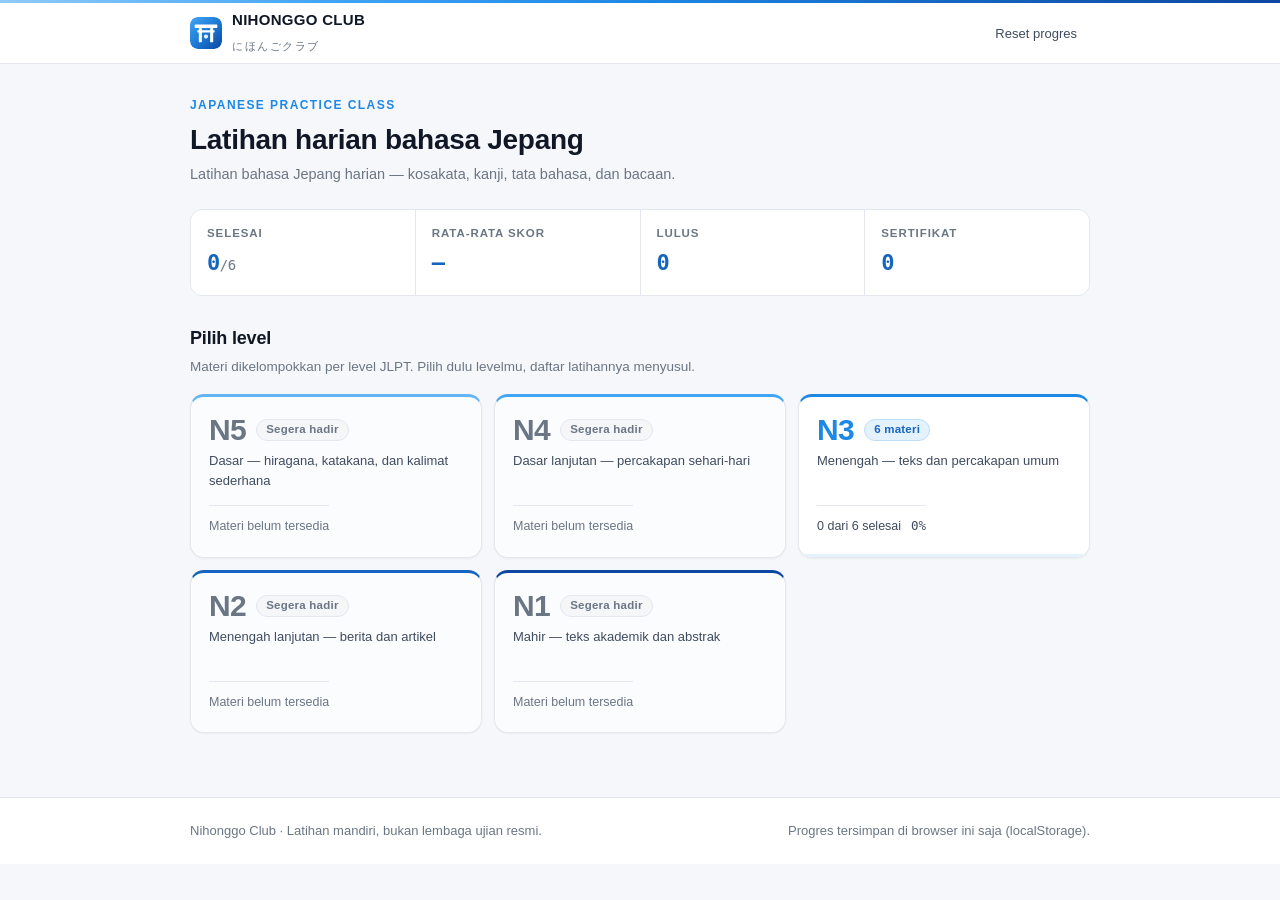
<file: index.html>
<!DOCTYPE html>
<html lang="id">
<head>
<meta charset="UTF-8">
<meta http-equiv="Content-Security-Policy" content="default-src 'self'; script-src 'self'; style-src 'self' 'unsafe-inline' https://fonts.googleapis.com; font-src 'self' https://fonts.gstatic.com; img-src 'self' data:; object-src 'none'; frame-src 'none';">
<script src="js/proctor.js"></script>
<meta name="viewport" content="width=device-width, initial-scale=1">
<title>Nihonggo Club — Latihan Bahasa Jepang</title>
<meta name="description" content="Kumpulan latihan bahasa Jepang harian: kosakata, kanji, tata bahasa, dan bacaan. Kerjakan, lihat hasil, cetak soal, dan unduh sertifikat.">
<link rel="icon" href="assets/logo.svg">
<link rel="preconnect" href="https://fonts.googleapis.com">
<link rel="preconnect" href="https://fonts.gstatic.com" crossorigin>
<link href="https://fonts.googleapis.com/css2?family=Noto+Sans+JP:wght@400;500;700&display=swap" rel="stylesheet">
<link rel="stylesheet" href="css/style.css">
<link rel="stylesheet" href="css/home.css">
</head>
<body>
<div class="accent-bar"></div>

<header class="site-header">
  <div class="container site-header__inner">
    <a class="brand" href="./">
      <img src="assets/logo.svg" alt="">
      <span>
        <span class="brand__name">NIHONGGO CLUB</span><br>
        <span class="brand__jp">にほんごクラブ</span>
      </span>
    </a>
    <nav class="site-nav">
      <button type="button" class="btn btn--ghost btn--sm" id="resetProgress">Reset progres</button>
    </nav>
  </div>
</header>

<main class="site-main">
  <div class="container">

    <section class="hero">
      <p class="page-head__eyebrow">Japanese Practice Class</p>
      <h1 class="hero__title">Latihan harian bahasa Jepang</h1>
      <p class="hero__sub" id="tagline">Kosakata, kanji, tata bahasa, dan bacaan — dikerjakan langsung di browser.</p>
    </section>

    <div class="level-tabs" id="levelTabs" hidden></div>

    <section class="stats" id="stats" hidden>
      <div class="stat">
        <div class="stat__label" id="statLabel">Selesai</div>
        <div class="stat__value" id="statDone">0<span class="stat__unit" id="statTotal">/0</span></div>
      </div>
      <div class="stat">
        <div class="stat__label">Rata-rata skor</div>
        <div class="stat__value" id="statAvg">—</div>
      </div>
      <div class="stat">
        <div class="stat__label">Lulus</div>
        <div class="stat__value" id="statPass">0</div>
      </div>
      <div class="stat">
        <div class="stat__label">Sertifikat</div>
        <div class="stat__value" id="statCert">0</div>
      </div>
    </section>

    <div id="app">
      <p class="skeleton-note">Memuat daftar materi…</p>
    </div>

  </div>
</main>

<footer class="site-footer">
  <div class="container site-footer__inner">
    <span>Nihonggo Club · Latihan mandiri, bukan lembaga ujian resmi.</span>
    <span>Progres tersimpan di browser ini saja (localStorage).</span>
  </div>
</footer>

<script src="js/common.js"></script>
<script src="js/app.js"></script>
</body>
</html>
</file>
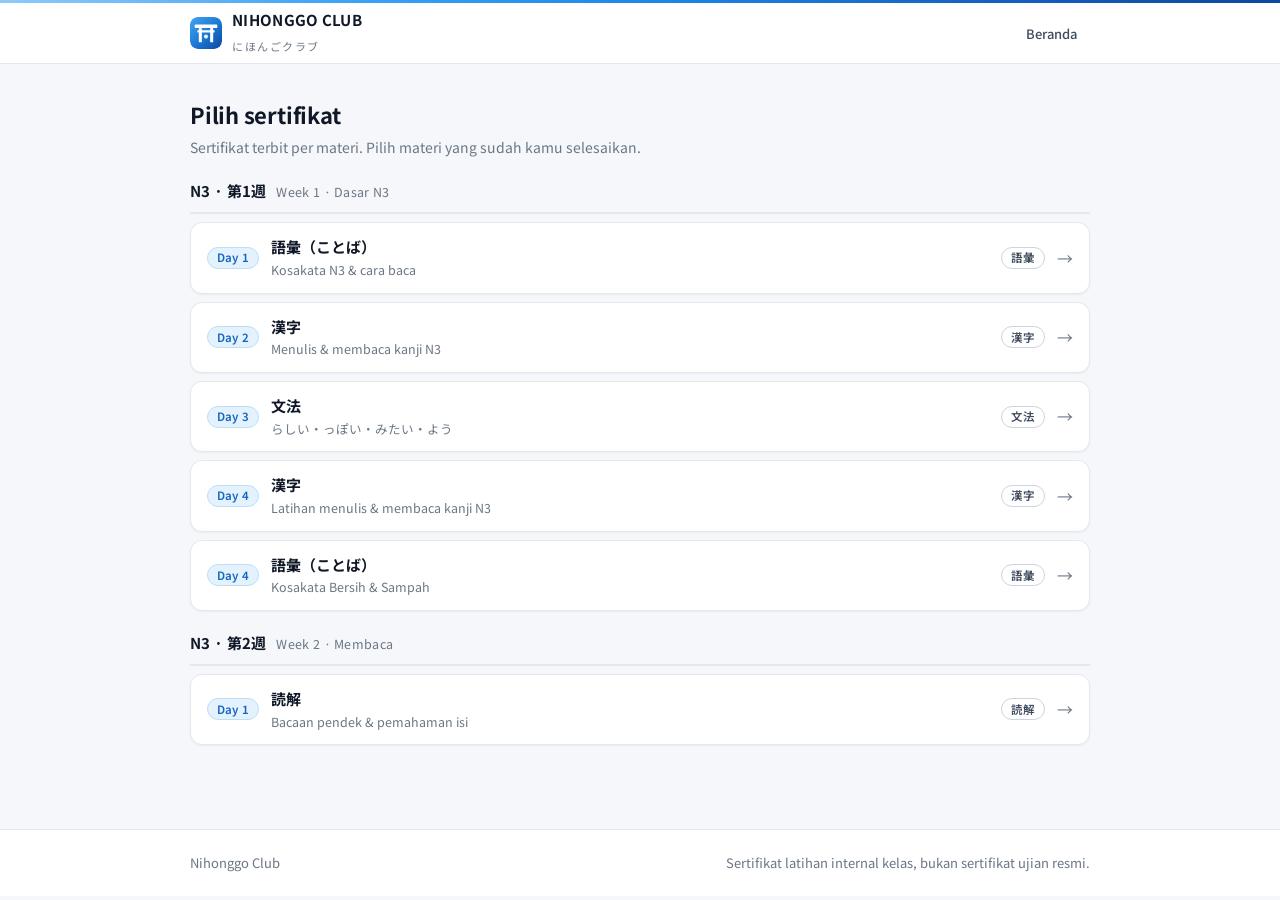
<file: certificate.html>
<!DOCTYPE html>
<html lang="id">
<head>
<meta charset="UTF-8">
<meta name="viewport" content="width=device-width, initial-scale=1">
<title>Sertifikat — Nihonggo Club</title>
<link rel="icon" href="assets/logo.svg">
<link rel="preconnect" href="https://fonts.googleapis.com">
<link rel="preconnect" href="https://fonts.gstatic.com" crossorigin>
<link href="https://fonts.googleapis.com/css2?family=Noto+Sans+JP:wght@400;500;700&family=Noto+Serif+JP:wght@600;700&display=swap" rel="stylesheet">
<link rel="stylesheet" href="css/style.css">
<link rel="stylesheet" href="css/certificate.css">
</head>
<body>
<div class="accent-bar"></div>

<header class="site-header">
  <div class="container site-header__inner">
    <a class="brand" href="./">
      <img src="assets/logo.svg" alt="">
      <span>
        <span class="brand__name">NIHONGGO CLUB</span><br>
        <span class="brand__jp">にほんごクラブ</span>
      </span>
    </a>
    <nav class="site-nav">
      <a class="btn btn--ghost btn--sm" href="./">Beranda</a>
    </nav>
  </div>
</header>

<main class="site-main">
  <div class="container">
    <div id="app">
      <p class="skeleton-note">Menyiapkan sertifikat…</p>
    </div>
  </div>
</main>

<footer class="site-footer">
  <div class="container site-footer__inner">
    <span>Nihonggo Club</span>
    <span>Sertifikat latihan internal kelas, bukan sertifikat ujian resmi.</span>
  </div>
</footer>

<script src="js/common.js"></script>
<script src="js/certificate.js"></script>
</body>
</html>
</file>
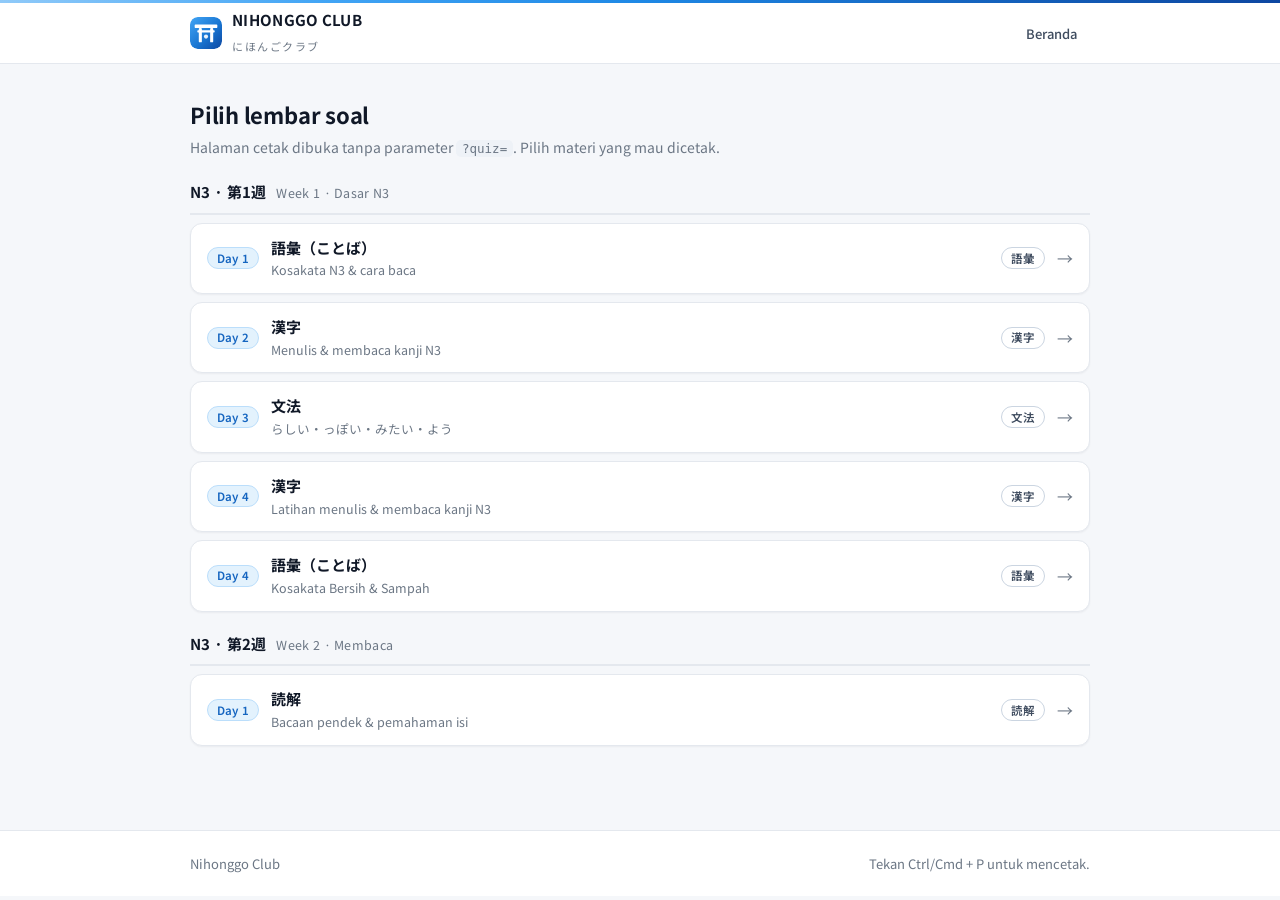
<file: print.html>
<!DOCTYPE html>
<html lang="id">
<head>
<meta charset="UTF-8">
<meta name="viewport" content="width=device-width, initial-scale=1">
<title>Lembar Soal — Nihonggo Club</title>
<link rel="icon" href="assets/logo.svg">
<link rel="preconnect" href="https://fonts.googleapis.com">
<link rel="preconnect" href="https://fonts.gstatic.com" crossorigin>
<link href="https://fonts.googleapis.com/css2?family=Noto+Sans+JP:wght@400;500;700&display=swap" rel="stylesheet">
<link rel="stylesheet" href="css/style.css">
<link rel="stylesheet" href="css/print.css">
</head>
<body>
<div class="accent-bar"></div>

<header class="site-header">
  <div class="container site-header__inner">
    <a class="brand" href="./">
      <img src="assets/logo.svg" alt="">
      <span>
        <span class="brand__name">NIHONGGO CLUB</span><br>
        <span class="brand__jp">にほんごクラブ</span>
      </span>
    </a>
    <nav class="site-nav">
      <a class="btn btn--ghost btn--sm" href="./">Beranda</a>
    </nav>
  </div>
</header>

<main class="site-main">
  <div class="container">
    <div id="app">
      <p class="skeleton-note">Menyiapkan lembar soal…</p>
    </div>
  </div>
</main>

<footer class="site-footer">
  <div class="container site-footer__inner">
    <span>Nihonggo Club</span>
    <span>Tekan Ctrl/Cmd + P untuk mencetak.</span>
  </div>
</footer>

<script src="js/common.js"></script>
<script src="js/print.js"></script>
</body>
</html>
</file>
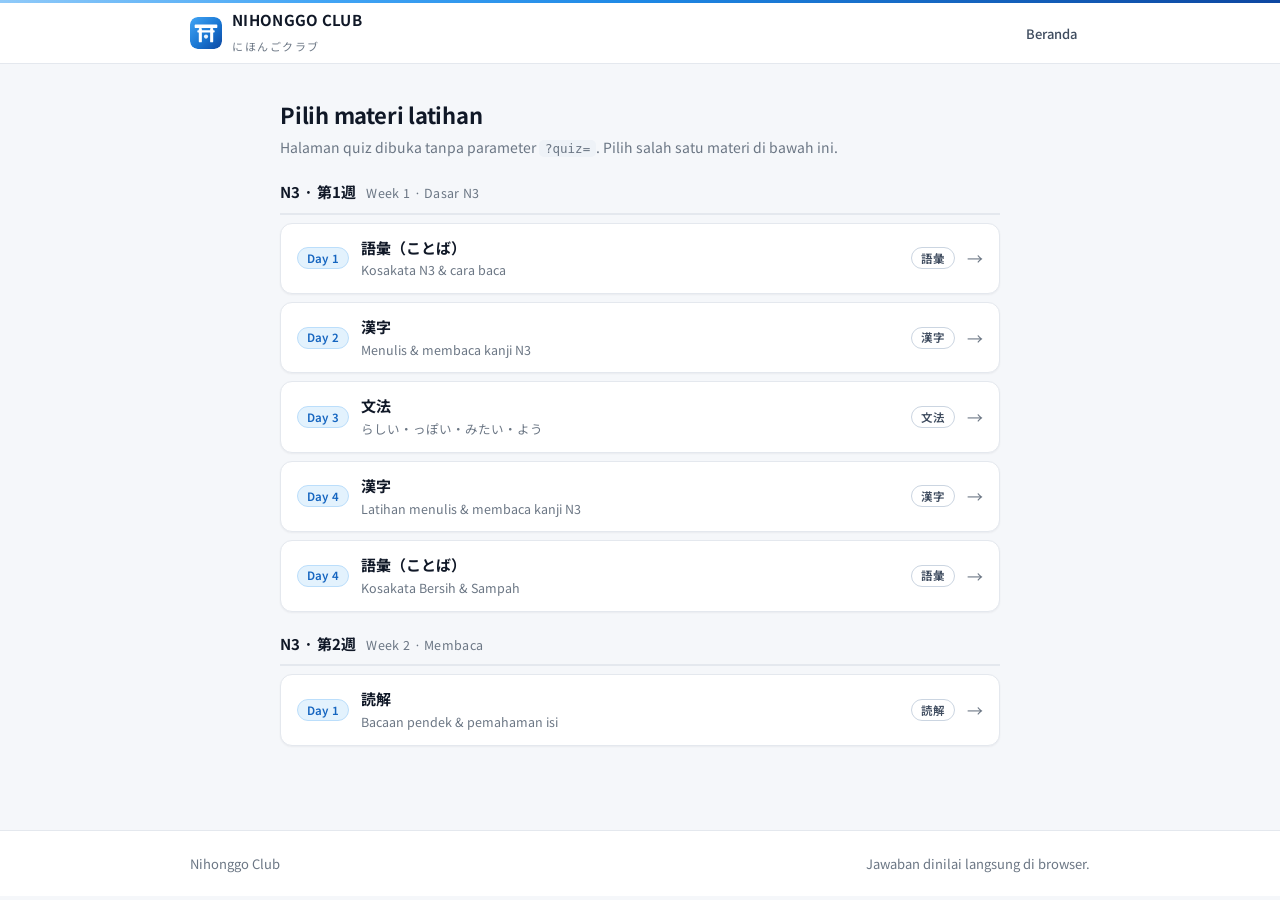
<file: quiz.html>
<!DOCTYPE html>
<html lang="id">
<head>
<meta charset="UTF-8">
<meta name="viewport" content="width=device-width, initial-scale=1">
<title>Quiz — Nihonggo Club</title>
<link rel="icon" href="assets/logo.svg">
<link rel="preconnect" href="https://fonts.googleapis.com">
<link rel="preconnect" href="https://fonts.gstatic.com" crossorigin>
<link href="https://fonts.googleapis.com/css2?family=Noto+Sans+JP:wght@400;500;700&display=swap" rel="stylesheet">
<link rel="stylesheet" href="css/style.css">
<link rel="stylesheet" href="css/quiz.css">
</head>
<body>
<div class="accent-bar"></div>

<header class="site-header">
  <div class="container site-header__inner">
    <a class="brand" href="./">
      <img src="assets/logo.svg" alt="">
      <span>
        <span class="brand__name">NIHONGGO CLUB</span><br>
        <span class="brand__jp">にほんごクラブ</span>
      </span>
    </a>
    <nav class="site-nav">
      <a class="btn btn--ghost btn--sm" href="./">Beranda</a>
      <a class="btn btn--outline btn--sm" id="printLink" href="print">Cetak soal</a>
    </nav>
  </div>
</header>

<main class="site-main">
  <div class="container container-narrow">
    <div id="app">
      <p class="skeleton-note">Memuat soal…</p>
    </div>
  </div>
</main>

<footer class="site-footer">
  <div class="container site-footer__inner">
    <span>Nihonggo Club</span>
    <span>Jawaban dinilai langsung di browser.</span>
  </div>
</footer>

<!-- Lapisan jeda ujian -->
<div class="exam-overlay" id="examOverlay" hidden>
  <div class="exam-overlay__card">
    <div class="exam-overlay__icon">
      <svg viewBox="0 0 24 24" fill="none" stroke="currentColor" stroke-width="2" stroke-linecap="round" stroke-linejoin="round" aria-hidden="true">
        <path d="M8 3H5a2 2 0 0 0-2 2v3M16 3h3a2 2 0 0 1 2 2v3M8 21H5a2 2 0 0 1-2-2v-3M16 21h3a2 2 0 0 0 2-2v-3"/>
      </svg>
    </div>
    <h2 id="examTitle">Ujian dijeda</h2>
    <p id="examDesc">Kembali ke layar penuh untuk melanjutkan.</p>
    <ul class="exam-log" id="examLog"></ul>
    <div class="btn-row" style="justify-content:center">
      <button type="button" class="btn btn--primary btn--lg" id="examResume">Kembali ke layar penuh</button>
      <button type="button" class="btn btn--ghost" id="examQuit">Keluar dari ujian</button>
    </div>
  </div>
</div>

<div class="exam-print-block">Lembar ujian tidak dapat dicetak selama mode ujian berjalan.</div>

<script src="js/common.js"></script>
<script src="js/proctor.js"></script>
<script src="js/quiz.js"></script>
</body>
</html>
</file>
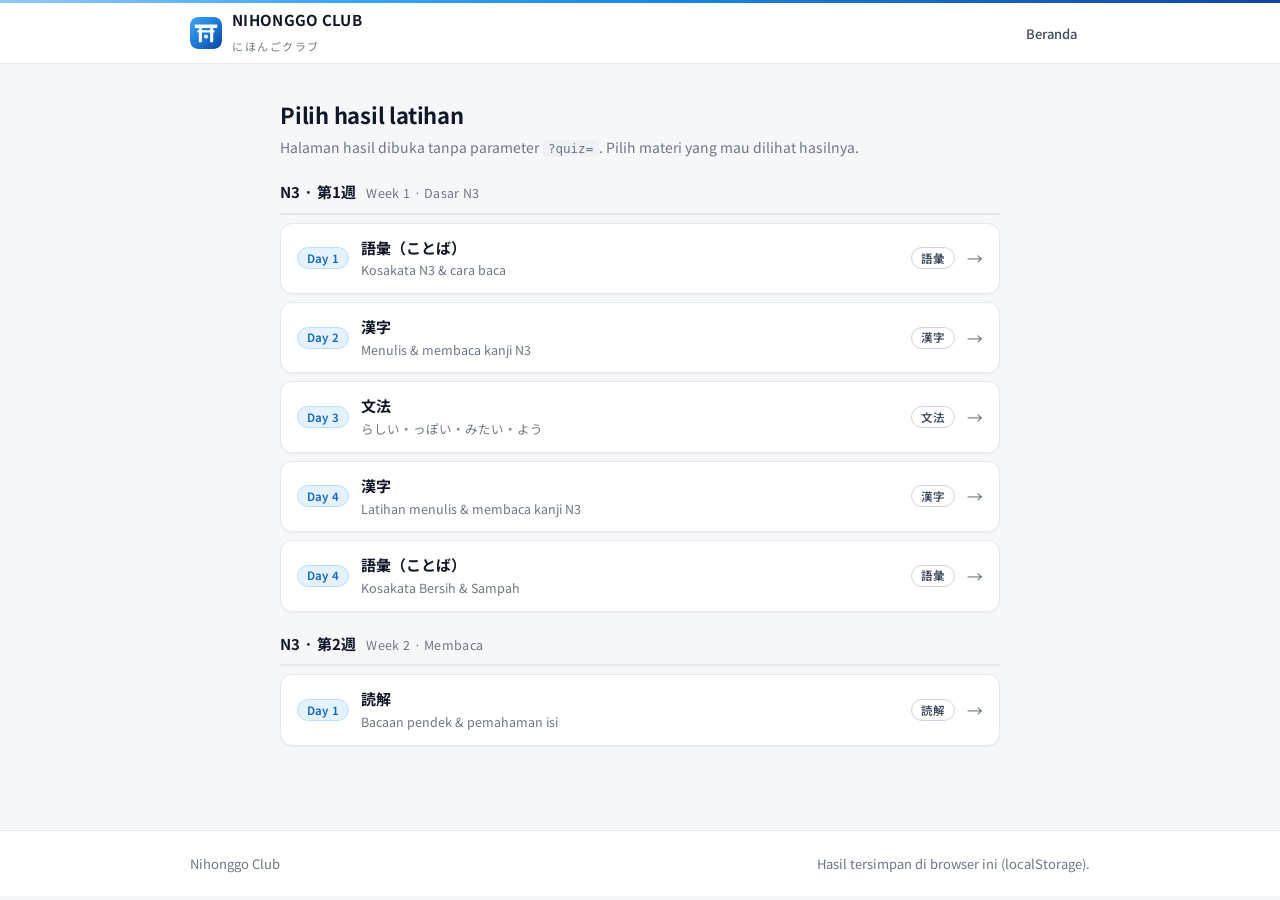
<file: result.html>
<!DOCTYPE html>
<html lang="id">
<head>
<meta charset="UTF-8">
<meta name="viewport" content="width=device-width, initial-scale=1">
<title>Hasil — Nihonggo Club</title>
<link rel="icon" href="assets/logo.svg">
<link rel="preconnect" href="https://fonts.googleapis.com">
<link rel="preconnect" href="https://fonts.gstatic.com" crossorigin>
<link href="https://fonts.googleapis.com/css2?family=Noto+Sans+JP:wght@400;500;700&display=swap" rel="stylesheet">
<link rel="stylesheet" href="css/style.css">
<link rel="stylesheet" href="css/result.css">
</head>
<body>
<div class="accent-bar"></div>

<header class="site-header">
  <div class="container site-header__inner">
    <a class="brand" href="./">
      <img src="assets/logo.svg" alt="">
      <span>
        <span class="brand__name">NIHONGGO CLUB</span><br>
        <span class="brand__jp">にほんごクラブ</span>
      </span>
    </a>
    <nav class="site-nav">
      <a class="btn btn--ghost btn--sm" href="./">Beranda</a>
    </nav>
  </div>
</header>

<main class="site-main">
  <div class="container container-narrow">
    <div id="app">
      <p class="skeleton-note">Memuat hasil…</p>
    </div>
  </div>
</main>

<footer class="site-footer">
  <div class="container site-footer__inner">
    <span>Nihonggo Club</span>
    <span>Hasil tersimpan di browser ini (localStorage).</span>
  </div>
</footer>

<script src="js/common.js"></script>
<script src="js/result.js"></script>
</body>
</html>
</file>
<file: css/style.css>
/* ==========================================================================
   Nihonggo Club — base
   Tokens, layout, header/footer, cards, badges, buttons (shadcn-style)
   ========================================================================== */

/* --- Palette ------------------------------------------------------------ */
:root {
  --alice-blue: #e3f2fd;
  --icy-blue: #bbdefb;
  --sky-blue: #90caf9;
  --cool-sky: #64b5f6;
  --cool-sky-2: #42a5f5;
  --dodger-blue: #2196f3;
  --brilliant-azure: #1e88e5;
  --twitter-blue: #1976d2;
  --ocean-deep: #1565c0;
  --cobalt-blue: #0d47a1;

  --gradient-brand: linear-gradient(90deg, #90caf9, #42a5f5, #1e88e5, #1565c0, #0d47a1);

  /* Semantic */
  --primary: var(--twitter-blue);
  --primary-hover: var(--ocean-deep);
  --primary-soft: var(--alice-blue);

  --ink: #101827;
  --ink-soft: #3f4c5f;
  --muted: #6b7684;
  --line: #e4e8ee;
  --line-strong: #cbd5e1;
  --bg: #f5f7fa;
  --card: #ffffff;

  --success: #15803d;
  --success-soft: #edfaf1;
  --success-line: #bbe6c9;
  --danger: #b42318;
  --danger-soft: #fdf2f1;
  --danger-line: #f2c9c4;
  --warning: #b45309;
  --warning-soft: #fff8ed;

  --radius: 12px;
  --radius-sm: 8px;
  --ring: rgba(25, 118, 210, 0.35);

  --shadow-sm: 0 1px 2px rgba(16, 24, 39, 0.05);
  --shadow: 0 1px 3px rgba(16, 24, 39, 0.06), 0 8px 24px -12px rgba(13, 71, 161, 0.18);

  --font-sans: -apple-system, BlinkMacSystemFont, "Segoe UI", Roboto, "Helvetica Neue",
    "Noto Sans JP", "Yu Gothic UI", "Hiragino Kaku Gothic ProN", Meiryo, sans-serif;
  --font-jp: "Noto Sans JP", "Yu Gothic UI", "Hiragino Kaku Gothic ProN", Meiryo, sans-serif;
  --font-serif-jp: "Noto Serif JP", "Yu Mincho", "Hiragino Mincho ProN", "MS Mincho", serif;
  --font-mono: ui-monospace, SFMono-Regular, "SF Mono", Menlo, Consolas, monospace;
}

/* --- Reset -------------------------------------------------------------- */
*,
*::before,
*::after { box-sizing: border-box; }

html { -webkit-text-size-adjust: 100%; }

body {
  margin: 0;
  background: var(--bg);
  color: var(--ink);
  font-family: var(--font-sans);
  font-size: 15px;
  line-height: 1.65;
  -webkit-font-smoothing: antialiased;
}

h1, h2, h3, h4, p, figure { margin: 0; }
ul, ol { margin: 0; padding: 0; list-style: none; }
img, svg { display: block; max-width: 100%; }
a { color: var(--primary); text-decoration: none; }
a:hover { text-decoration: underline; }
input, button, select, textarea { font: inherit; color: inherit; }
:focus-visible { outline: none; }

/* --- Layout ------------------------------------------------------------- */
.container {
  width: 100%;
  max-width: 940px;
  margin: 0 auto;
  padding: 0 20px;
}
.container-narrow { max-width: 760px; }

.accent-bar {
  height: 3px;
  background: var(--gradient-brand);
}

.site-header {
  background: var(--card);
  border-bottom: 1px solid var(--line);
  position: sticky;
  top: 0;
  z-index: 30;
}
.site-header__inner {
  display: flex;
  align-items: center;
  gap: 16px;
  min-height: 60px;
}
.brand {
  display: flex;
  align-items: center;
  gap: 10px;
  color: var(--ink);
  text-decoration: none;
}
.brand:hover { text-decoration: none; }
.brand img { width: 32px; height: 32px; border-radius: 8px; }
.brand__name {
  font-size: 15px;
  font-weight: 700;
  letter-spacing: 0.02em;
  line-height: 1.15;
}
.brand__jp {
  font-family: var(--font-jp);
  font-size: 11px;
  color: var(--muted);
  letter-spacing: 0.14em;
  line-height: 1.2;
}
.site-nav {
  margin-left: auto;
  display: flex;
  align-items: center;
  gap: 6px;
}

.site-main { padding: 32px 0 64px; }

.site-footer {
  border-top: 1px solid var(--line);
  background: var(--card);
  padding: 22px 0;
  color: var(--muted);
  font-size: 13px;
}
.site-footer__inner {
  display: flex;
  flex-wrap: wrap;
  gap: 8px 16px;
  align-items: center;
  justify-content: space-between;
}

/* --- Page heading ------------------------------------------------------- */
.page-head { margin-bottom: 24px; }
.page-head__eyebrow {
  font-size: 12px;
  font-weight: 600;
  letter-spacing: 0.12em;
  text-transform: uppercase;
  color: var(--brilliant-azure);
  margin-bottom: 6px;
}
.page-head h1 {
  font-family: var(--font-jp);
  font-size: 26px;
  font-weight: 700;
  letter-spacing: 0.01em;
}
.page-head__sub {
  color: var(--muted);
  font-size: 14px;
  margin-top: 4px;
}

/* --- Card --------------------------------------------------------------- */
.card {
  background: var(--card);
  border: 1px solid var(--line);
  border-radius: var(--radius);
  box-shadow: var(--shadow-sm);
}
.card__body { padding: 20px; }
.card__head {
  padding: 14px 20px;
  border-bottom: 1px solid var(--line);
  display: flex;
  align-items: center;
  gap: 12px;
}
.card__title {
  font-size: 14px;
  font-weight: 600;
  letter-spacing: 0.01em;
}

/* --- Badge -------------------------------------------------------------- */
.badge {
  display: inline-flex;
  align-items: center;
  gap: 5px;
  height: 22px;
  padding: 0 9px;
  border-radius: 999px;
  border: 1px solid var(--line-strong);
  background: #fff;
  color: var(--ink-soft);
  font-size: 11.5px;
  font-weight: 600;
  letter-spacing: 0.02em;
  white-space: nowrap;
}
.badge--brand { background: var(--alice-blue); border-color: var(--icy-blue); color: var(--ocean-deep); }
.badge--pass { background: var(--success-soft); border-color: var(--success-line); color: var(--success); }
.badge--fail { background: var(--danger-soft); border-color: var(--danger-line); color: var(--danger); }
.badge--muted { background: #f4f6f8; border-color: var(--line); color: var(--muted); }

/* --- Buttons (shadcn/ui style) ------------------------------------------ */
.btn {
  display: inline-flex;
  align-items: center;
  justify-content: center;
  gap: 8px;
  height: 36px;
  padding: 0 16px;
  border: 1px solid transparent;
  border-radius: var(--radius-sm);
  background: transparent;
  font-size: 14px;
  font-weight: 500;
  line-height: 1;
  white-space: nowrap;
  text-decoration: none;
  cursor: pointer;
  user-select: none;
  transition: background-color 0.15s ease, border-color 0.15s ease, color 0.15s ease,
    box-shadow 0.15s ease, opacity 0.15s ease;
}
.btn:hover { text-decoration: none; }
.btn:focus-visible { box-shadow: 0 0 0 2px #fff, 0 0 0 4px var(--ring); }
.btn:disabled,
.btn[aria-disabled="true"] { opacity: 0.5; pointer-events: none; }
.btn svg { width: 16px; height: 16px; flex: none; }

.btn--primary { background: var(--primary); color: #fff; }
.btn--primary:hover { background: var(--primary-hover); }
.btn--primary:active { background: var(--cobalt-blue); }

.btn--secondary { background: var(--alice-blue); color: var(--ocean-deep); }
.btn--secondary:hover { background: var(--icy-blue); }

.btn--outline { border-color: var(--line-strong); background: #fff; color: var(--ink); }
.btn--outline:hover { background: var(--alice-blue); border-color: var(--sky-blue); color: var(--ocean-deep); }

.btn--ghost { color: var(--ink-soft); }
.btn--ghost:hover { background: var(--alice-blue); color: var(--ocean-deep); }

.btn--destructive { background: var(--danger); color: #fff; }
.btn--destructive:hover { background: #93231a; }

.btn--link { height: auto; padding: 0; color: var(--primary); text-underline-offset: 4px; }
.btn--link:hover { text-decoration: underline; }

.btn--sm { height: 32px; padding: 0 12px; font-size: 13px; border-radius: 6px; }
.btn--lg { height: 44px; padding: 0 22px; font-size: 15px; }
.btn--icon { width: 36px; padding: 0; }
.btn--block { width: 100%; }

.btn-row {
  display: flex;
  flex-wrap: wrap;
  gap: 8px;
}

/* --- Form --------------------------------------------------------------- */
.field { display: block; }
.field__label {
  display: block;
  font-size: 13px;
  font-weight: 600;
  margin-bottom: 6px;
  color: var(--ink-soft);
}
.input {
  display: block;
  width: 100%;
  height: 40px;
  padding: 0 12px;
  border: 1px solid var(--line-strong);
  border-radius: var(--radius-sm);
  background: #fff;
  transition: border-color 0.15s ease, box-shadow 0.15s ease;
}
.input::placeholder { color: #9aa4b2; }
.input:focus {
  border-color: var(--cool-sky);
  box-shadow: 0 0 0 3px var(--ring);
  outline: none;
}
.input--invalid { border-color: var(--danger); }
.field__hint { font-size: 12.5px; color: var(--muted); margin-top: 6px; }
.field__error { font-size: 12.5px; color: var(--danger); margin-top: 6px; display: none; }
.field__error.is-visible { display: block; }

/* --- Utility ------------------------------------------------------------ */
.jp { font-family: var(--font-jp); }
.mono { font-family: var(--font-mono); }
.muted { color: var(--muted); }
.text-sm { font-size: 13px; }
.stack > * + * { margin-top: 16px; }
.hidden { display: none !important; }
.sr-only {
  position: absolute; width: 1px; height: 1px; padding: 0; margin: -1px;
  overflow: hidden; clip: rect(0 0 0 0); white-space: nowrap; border: 0;
}

/* --- State blocks ------------------------------------------------------- */
.state {
  background: var(--card);
  border: 1px solid var(--line);
  border-radius: var(--radius);
  padding: 40px 24px;
  text-align: center;
}
.state__title { font-size: 17px; font-weight: 700; margin-bottom: 6px; }
.state__desc { color: var(--muted); font-size: 14px; max-width: 520px; margin: 0 auto 18px; }
.state__desc code {
  font-family: var(--font-mono);
  font-size: 12.5px;
  background: #f1f4f8;
  border: 1px solid var(--line);
  border-radius: 6px;
  padding: 1px 6px;
}
.state--error .state__title { color: var(--danger); }

/* --- Pemilih materi ----------------------------------------------------- */
.picker-head { margin-bottom: 20px; }
.picker-head h1 {
  font-size: 22px;
  font-weight: 700;
  letter-spacing: -0.01em;
}
.picker-head p {
  color: var(--muted);
  font-size: 14px;
  margin-top: 4px;
}
.picker-head code {
  font-family: var(--font-mono);
  font-size: 12.5px;
  background: #eef2f7;
  border-radius: 5px;
  padding: 1px 6px;
}

.picker-group { margin-bottom: 20px; }
.picker-group__head {
  display: flex;
  align-items: baseline;
  gap: 10px;
  padding-bottom: 8px;
  margin-bottom: 8px;
  border-bottom: 2px solid var(--line);
  font-size: 15px;
  font-weight: 700;
  letter-spacing: 0.02em;
}
.picker-group__sub { font-size: 12.5px; font-weight: 400; color: var(--muted); }

.picker-item {
  display: flex;
  align-items: center;
  gap: 12px;
  padding: 12px 16px;
  margin-bottom: 8px;
  background: var(--card);
  border: 1px solid var(--line);
  border-radius: var(--radius);
  box-shadow: var(--shadow-sm);
  color: var(--ink);
  text-decoration: none;
  transition: border-color 0.15s ease, box-shadow 0.15s ease, background-color 0.15s ease;
}
.picker-item:hover {
  text-decoration: none;
  border-color: var(--sky-blue);
  background: #fbfdff;
  box-shadow: var(--shadow);
}
.picker-item__text { flex: 1; min-width: 0; display: flex; flex-direction: column; }
.picker-item__text b { font-size: 15px; font-weight: 700; }
.picker-item__text span { font-size: 12.5px; color: var(--muted); }
.picker-item__go { color: var(--muted); font-size: 16px; flex: none; }
.picker-item:hover .picker-item__go { color: var(--twitter-blue); }

.skeleton-note {
  text-align: center;
  color: var(--muted);
  font-size: 14px;
  padding: 48px 0;
}

@media (max-width: 640px) {
  .page-head h1 { font-size: 22px; }
  .site-main { padding: 24px 0 48px; }
}
</file>
<file: css/home.css>
/* ==========================================================================
   Nihonggo Club — beranda
   ========================================================================== */

.hero { margin-bottom: 22px; }
.hero__title {
  font-size: 28px;
  font-weight: 700;
  letter-spacing: -0.01em;
  line-height: 1.25;
}
.hero__sub {
  color: var(--muted);
  font-size: 14.5px;
  margin-top: 6px;
  max-width: 620px;
}

/* --- Layar pilih level -------------------------------------------------- */
.chooser-head { margin-bottom: 16px; }
.chooser-head h2 {
  font-size: 18px;
  font-weight: 700;
  letter-spacing: -0.01em;
}
.chooser-head p { font-size: 13.5px; color: var(--muted); margin-top: 2px; }

.level-grid {
  display: grid;
  grid-template-columns: repeat(auto-fill, minmax(232px, 1fr));
  gap: 12px;
}

.level-card {
  --tone: var(--twitter-blue);
  position: relative;
  display: flex;
  flex-direction: column;
  gap: 6px;
  text-align: left;
  padding: 18px 18px 20px;
  background: var(--card);
  border: 1px solid var(--line);
  border-top: 3px solid var(--tone);
  border-radius: 14px;
  box-shadow: var(--shadow-sm);
  cursor: pointer;
  overflow: hidden;
  transition: transform 0.15s ease, box-shadow 0.15s ease, border-color 0.15s ease;
}
.level-card:hover {
  transform: translateY(-2px);
  box-shadow: var(--shadow);
  border-color: var(--line-strong);
  border-top-color: var(--tone);
}
.level-card:focus-visible { outline: none; box-shadow: 0 0 0 3px var(--ring); }
.level-card.is-empty { cursor: pointer; background: #fbfcfe; }
.level-card.is-empty .level-card__code { color: var(--muted); }

.level-card__top {
  display: flex;
  align-items: center;
  justify-content: space-between;
  gap: 10px;
}
.level-card__code {
  font-size: 30px;
  font-weight: 800;
  letter-spacing: -0.02em;
  line-height: 1;
  color: var(--tone);
}
.level-card__desc {
  font-size: 13px;
  color: var(--ink-soft);
  line-height: 1.55;
  min-height: 40px;
}
.level-card__foot {
  display: flex;
  align-items: baseline;
  justify-content: space-between;
  gap: 10px;
  margin-top: 8px;
  padding-top: 10px;
  border-top: 1px solid var(--line);
  font-size: 12.5px;
  color: var(--ink-soft);
}
.level-card__bar {
  position: absolute;
  left: 0;
  right: 0;
  bottom: 0;
  height: 3px;
  background: var(--alice-blue);
}
.level-card__bar span {
  display: block;
  height: 100%;
  background: var(--tone);
  transition: width 0.3s ease;
}

/* --- Kepala level ------------------------------------------------------- */
.level-head {
  display: flex;
  align-items: center;
  gap: 14px;
  margin-bottom: 18px;
}
.level-head__title {
  font-size: 20px;
  font-weight: 700;
  letter-spacing: 0.01em;
}
.level-head__sub { font-size: 13px; color: var(--muted); }

/* --- Tab level ---------------------------------------------------------- */
.level-tabs {
  display: flex;
  flex-wrap: wrap;
  gap: 6px;
  padding: 5px;
  background: var(--card);
  border: 1px solid var(--line);
  border-radius: 12px;
  margin-bottom: 18px;
  width: fit-content;
  max-width: 100%;
  box-shadow: var(--shadow-sm);
}
.level-tabs[hidden] { display: none; }
.level-tab {
  display: flex;
  align-items: baseline;
  gap: 8px;
  padding: 7px 16px;
  border: 1px solid transparent;
  border-radius: 8px;
  background: transparent;
  cursor: pointer;
  color: var(--ink-soft);
  transition: background-color 0.15s ease, color 0.15s ease, border-color 0.15s ease;
}
.level-tab:hover { background: var(--alice-blue); color: var(--ocean-deep); }
.level-tab.is-active {
  background: var(--twitter-blue);
  border-color: var(--twitter-blue);
  color: #fff;
}
.level-tab__name {
  font-size: 14px;
  font-weight: 700;
  letter-spacing: 0.04em;
}
.level-tab__meta { font-size: 11.5px; opacity: 0.75; }
.level-tab.is-empty:not(.is-active) { opacity: 0.55; }
.level-tab:focus-visible { box-shadow: 0 0 0 2px #fff, 0 0 0 4px var(--ring); outline: none; }

.level-note {
  font-size: 13px;
  color: var(--muted);
  margin-bottom: 14px;
}

/* --- Stat strip --------------------------------------------------------- */
.stats {
  display: grid;
  grid-template-columns: repeat(4, 1fr);
  gap: 1px;
  background: var(--line);
  border: 1px solid var(--line);
  border-radius: var(--radius);
  overflow: hidden;
  margin-bottom: 28px;
}
.stats[hidden] { display: none; }
.stat { background: var(--card); padding: 14px 16px; }
.stat__label {
  font-size: 11.5px;
  font-weight: 600;
  letter-spacing: 0.08em;
  text-transform: uppercase;
  color: var(--muted);
}
.stat__value {
  font-size: 22px;
  font-weight: 700;
  font-family: var(--font-mono);
  letter-spacing: -0.02em;
  color: var(--ocean-deep);
  margin-top: 2px;
}
.stat__unit { font-size: 14px; color: var(--muted); font-weight: 500; }

/* --- Week --------------------------------------------------------------- */
.week { margin-bottom: 32px; }
.week__head {
  display: flex;
  align-items: baseline;
  gap: 10px;
  padding-bottom: 10px;
  margin-bottom: 14px;
  border-bottom: 2px solid var(--line);
}
.week__title {
  font-family: var(--font-jp);
  font-size: 18px;
  font-weight: 700;
  letter-spacing: 0.02em;
}
.week__sub { font-size: 13px; color: var(--muted); }
.week__count { margin-left: auto; font-size: 12.5px; color: var(--muted); }

.day-list { display: grid; gap: 10px; }

.day-card {
  display: flex;
  align-items: center;
  gap: 18px;
  background: var(--card);
  border: 1px solid var(--line);
  border-left: 3px solid var(--icy-blue);
  border-radius: var(--radius);
  padding: 16px 18px;
  box-shadow: var(--shadow-sm);
  transition: border-color 0.15s ease, box-shadow 0.15s ease, transform 0.15s ease;
}
.day-card:hover {
  border-color: var(--line-strong);
  border-left-color: var(--dodger-blue);
  box-shadow: var(--shadow);
}
.day-card.is-passed { border-left-color: var(--success); }
.day-card.is-failed { border-left-color: var(--warning); }

.day-card__main { flex: 1; min-width: 0; }
.day-card__tags { display: flex; flex-wrap: wrap; gap: 6px; margin-bottom: 8px; }
.day-card__title {
  font-family: var(--font-jp);
  font-size: 17px;
  font-weight: 700;
  letter-spacing: 0.01em;
}
.day-card__sub { font-size: 13.5px; color: var(--ink-soft); margin-top: 2px; }
.day-card__meta {
  font-size: 12.5px;
  color: var(--muted);
  margin-top: 8px;
  display: flex;
  flex-wrap: wrap;
  gap: 4px 12px;
}
.day-card__side {
  display: flex;
  align-items: center;
  gap: 16px;
  flex: none;
}
.day-score { text-align: right; min-width: 74px; }
.day-score__value {
  font-family: var(--font-mono);
  font-size: 20px;
  font-weight: 700;
  line-height: 1.1;
  color: var(--ink);
}
.day-score__value.is-pass { color: var(--success); }
.day-score__value.is-fail { color: var(--warning); }
.day-score__note { font-size: 11.5px; color: var(--muted); }
.day-card__actions { display: flex; gap: 8px; }

@media (max-width: 760px) {
  .stats { grid-template-columns: repeat(2, 1fr); }
  .day-card { flex-direction: column; align-items: stretch; gap: 14px; }
  .day-card__side { justify-content: space-between; }
  .day-score { text-align: left; }
  .day-card__actions { flex-wrap: wrap; justify-content: flex-end; }
}
</file>
<file: css/certificate.css>
/* ==========================================================================
   Nihonggo Club — sertifikat (A4 landscape)
   Ukuran memakai satuan container (cqw) supaya tampilan layar = hasil cetak.
   ========================================================================== */

.cert-stage {
  display: flex;
  justify-content: center;
  padding-bottom: 8px;
}

.cert-sheet {
  container-type: inline-size;
  width: 100%;
  max-width: 1123px;          /* 297mm @ 96dpi */
  aspect-ratio: 297 / 210;
  background: #fff;
  border: 1px solid var(--line-strong);
  box-shadow: 0 18px 40px -24px rgba(13, 71, 161, 0.45);
  position: relative;
  overflow: hidden;
}

.cert-frame {
  position: absolute;
  inset: 2.2cqw;
  border: 0.28cqw solid var(--cobalt-blue);
  padding: 3.1cqw 4.4cqw 2.6cqw;
  display: flex;
  flex-direction: column;
}
.cert-frame::before {
  content: "";
  position: absolute;
  inset: 0.55cqw;
  border: 0.09cqw solid var(--sky-blue);
  pointer-events: none;
}
.cert-sheet::before {
  content: "";
  position: absolute;
  top: 0; left: 0; right: 0;
  height: 0.75cqw;
  background: var(--gradient-brand);
  z-index: 2;
}

.cert-watermark {
  position: absolute;
  top: 50%;
  left: 50%;
  width: 30cqw;
  transform: translate(-50%, -48%);
  opacity: 0.035;
  pointer-events: none;
}

/* --- Kepala ------------------------------------------------------------- */
.cert-top {
  display: flex;
  align-items: flex-start;
  justify-content: space-between;
  gap: 2cqw;
  position: relative;
  z-index: 1;
}
.cert-brand { display: flex; align-items: center; gap: 0.9cqw; }
.cert-brand img { width: 3.1cqw; height: 3.1cqw; border-radius: 0.7cqw; }
.cert-brand__name {
  font-size: 15px;
  font-size: 1.32cqw;
  font-weight: 700;
  letter-spacing: 0.22em;
  color: var(--cobalt-blue);
  line-height: 1.3;
}
.cert-brand__jp {
  font-family: var(--font-jp);
  font-size: 11px;
  font-size: 0.95cqw;
  letter-spacing: 0.2em;
  color: var(--muted);
}
.cert-no {
  text-align: right;
  font-size: 10px;
  font-size: 0.88cqw;
  color: var(--muted);
  letter-spacing: 0.08em;
  line-height: 1.7;
}
.cert-no b {
  display: block;
  font-family: var(--font-mono);
  font-size: 12px;
  font-size: 1.02cqw;
  color: var(--ink);
  letter-spacing: 0.04em;
}

/* --- Judul -------------------------------------------------------------- */
.cert-main {
  flex: 1;
  display: flex;
  flex-direction: column;
  justify-content: center;
  position: relative;
  z-index: 1;
}
.cert-title-block { text-align: center; }
.cert-title {
  font-family: var(--font-serif-jp);
  font-size: 34px;
  font-size: 3.5cqw;
  font-weight: 700;
  letter-spacing: 0.32em;
  text-indent: 0.32em;
  color: var(--cobalt-blue);
  line-height: 1.15;
}
.cert-subtitle {
  font-size: 12px;
  font-size: 1.06cqw;
  font-weight: 600;
  letter-spacing: 0.4em;
  text-indent: 0.4em;
  color: var(--twitter-blue);
  margin-top: 0.7cqw;
}
.cert-divider {
  width: 14cqw;
  height: 0.16cqw;
  background: var(--gradient-brand);
  margin: 1.1cqw auto 0;
}

/* --- Isi ---------------------------------------------------------------- */
.cert-lead {
  text-align: center;
  font-family: var(--font-jp);
  font-size: 12px;
  font-size: 1.06cqw;
  color: var(--ink-soft);
  margin-top: 1.6cqw;
  letter-spacing: 0.06em;
}

.cert-name-block { text-align: center; margin-top: 0.9cqw; }
.cert-name {
  font-family: var(--font-serif-jp);
  font-size: 40px;
  font-size: 3.5cqw;
  font-weight: 700;
  letter-spacing: 0.05em;
  color: var(--ink);
  line-height: 1.3;
  word-break: break-word;
}
.cert-name-rule {
  width: 52cqw;
  max-width: 100%;
  height: 0.1cqw;
  background: var(--line-strong);
  margin: 0.5cqw auto 0.4cqw;
}
.cert-name-note {
  font-size: 10px;
  font-size: 0.85cqw;
  letter-spacing: 0.18em;
  color: var(--muted);
}

.cert-course {
  text-align: center;
  margin-top: 1.3cqw;
  font-family: var(--font-jp);
  font-size: 18px;
  font-size: 1.72cqw;
  font-weight: 700;
  color: var(--ocean-deep);
  letter-spacing: 0.05em;
}
.cert-course__sub {
  display: block;
  font-family: var(--font-sans);
  font-size: 11px;
  font-size: 1cqw;
  font-weight: 500;
  color: var(--muted);
  letter-spacing: 0.12em;
  margin-top: 0.35cqw;
}

/* --- Tabel skor --------------------------------------------------------- */
.cert-table {
  margin: 1.5cqw auto 0;
  border-collapse: collapse;
  min-width: 46cqw;
  font-size: 12px;
  font-size: 1.1cqw;
}
.cert-table th,
.cert-table td {
  border: 0.09cqw solid var(--line-strong);
  padding: 0.55cqw 1.6cqw;
  text-align: center;
}
.cert-table th {
  background: var(--alice-blue);
  font-family: var(--font-jp);
  font-weight: 600;
  color: var(--ocean-deep);
  letter-spacing: 0.06em;
  font-size: 10px;
  font-size: 0.92cqw;
}
.cert-table td {
  font-family: var(--font-mono);
  font-size: 16px;
  font-size: 1.5cqw;
  font-weight: 700;
  color: var(--ink);
}
.cert-table td.verdict {
  font-family: var(--font-jp);
  color: var(--cobalt-blue);
  letter-spacing: 0.08em;
}
.cert-table td.verdict small {
  display: block;
  font-family: var(--font-sans);
  font-size: 8px;
  font-size: 0.72cqw;
  font-weight: 600;
  letter-spacing: 0.2em;
  color: var(--twitter-blue);
}

/* --- Kaki --------------------------------------------------------------- */
.cert-bottom {
  margin-top: auto;
  display: flex;
  align-items: flex-end;
  justify-content: space-between;
  gap: 2cqw;
  position: relative;
  z-index: 1;
}
.cert-date {
  font-size: 10px;
  font-size: 0.88cqw;
  color: var(--muted);
  letter-spacing: 0.1em;
  line-height: 1.8;
}
.cert-date b {
  display: block;
  font-family: var(--font-serif-jp);
  font-size: 14px;
  font-size: 1.3cqw;
  color: var(--ink);
  font-weight: 700;
  letter-spacing: 0.04em;
}
.cert-date span { color: var(--muted); }

.cert-sign { text-align: center; position: relative; }
.cert-seal {
  position: absolute;
  right: -3.4cqw;
  top: -5.4cqw;
  width: 7.2cqw;
  height: 7.2cqw;
  opacity: 0.9;
}
.cert-sign__name {
  font-family: var(--font-jp);
  font-size: 14px;
  font-size: 1.35cqw;
  font-weight: 700;
  color: var(--ink);
  letter-spacing: 0.05em;
}
.cert-sign__line {
  width: 22cqw;
  height: 0.09cqw;
  background: var(--ink);
  opacity: 0.35;
  margin: 0.35cqw auto 0.35cqw;
}
.cert-sign__role {
  font-size: 10px;
  font-size: 0.88cqw;
  color: var(--muted);
  letter-spacing: 0.16em;
  text-transform: uppercase;
}

/* --- Toolbar & catatan -------------------------------------------------- */
.cert-toolbar {
  display: flex;
  flex-wrap: wrap;
  align-items: center;
  gap: 8px;
  margin-bottom: 18px;
}
.cert-toolbar .spacer { flex: 1; }
.cert-note {
  margin-top: 14px;
  font-size: 12.5px;
  color: var(--muted);
  text-align: center;
}

.cert-locked {
  max-width: 560px;
  margin: 0 auto;
}
.cert-locked .state__title { color: var(--warning); }
.locked-score {
  display: flex;
  justify-content: center;
  gap: 28px;
  margin: 18px 0 22px;
}
.locked-score div { text-align: center; }
.locked-score .k {
  font-size: 11px;
  letter-spacing: 0.1em;
  text-transform: uppercase;
  color: var(--muted);
}
.locked-score .v {
  font-family: var(--font-mono);
  font-size: 26px;
  font-weight: 700;
  color: var(--ink);
}

/* --- Cetak -------------------------------------------------------------- */
@page { size: A4 landscape; margin: 0; }

@media print {
  html, body { background: #fff; }
  .accent-bar,
  .site-header,
  .site-footer,
  .cert-toolbar,
  .cert-note { display: none !important; }
  .site-main { padding: 0 !important; }
  .container { max-width: none; padding: 0; }
  .cert-stage { padding: 0; }
  .cert-sheet {
    width: 297mm;
    height: 210mm;
    max-width: none;
    aspect-ratio: auto;
    border: 0;
    box-shadow: none;
    page-break-after: avoid;
  }
  .cert-table th { -webkit-print-color-adjust: exact; print-color-adjust: exact; }
  .cert-sheet::before,
  .cert-divider { -webkit-print-color-adjust: exact; print-color-adjust: exact; }
}
</file>
<file: css/print.css>
/* ==========================================================================
   Nihonggo Club — lembar soal cetak (A4 potrait)
   ========================================================================== */

.print-toolbar {
  display: flex;
  flex-wrap: wrap;
  align-items: center;
  gap: 8px;
  margin-bottom: 18px;
}
.print-toolbar .spacer { flex: 1; }

.paper {
  width: 100%;
  max-width: 794px;              /* 210mm @ 96dpi */
  margin: 0 auto;
  background: #fff;
  border: 1px solid var(--line-strong);
  box-shadow: 0 18px 40px -26px rgba(13, 71, 161, 0.4);
  padding: 26px 30px 34px;
  color: #111;
  font-family: var(--font-jp);
}

/* --- Kop lembar --------------------------------------------------------- */
.paper-head {
  border-bottom: 2px solid var(--cobalt-blue);
  padding-bottom: 12px;
  margin-bottom: 14px;
}
.paper-head__top {
  display: flex;
  align-items: center;
  gap: 10px;
  font-family: var(--font-sans);
  font-size: 11px;
  letter-spacing: 0.16em;
  color: var(--ocean-deep);
  font-weight: 700;
  text-transform: uppercase;
}
.paper-head__top img { width: 20px; height: 20px; border-radius: 5px; }
.paper-head__top .level {
  margin-left: auto;
  border: 1px solid var(--line-strong);
  border-radius: 4px;
  padding: 1px 8px;
  color: var(--ink-soft);
  letter-spacing: 0.1em;
}
.paper-title {
  font-size: 21px;
  font-weight: 700;
  letter-spacing: 0.04em;
  margin-top: 8px;
}
.paper-sub {
  font-family: var(--font-sans);
  font-size: 12px;
  color: #555;
  margin-top: 2px;
}

.paper-fields {
  display: flex;
  gap: 18px;
  margin-bottom: 14px;
  font-family: var(--font-sans);
  font-size: 12px;
}
.paper-field {
  display: flex;
  align-items: flex-end;
  gap: 8px;
  flex: 1;
}
.paper-field span { color: #444; white-space: nowrap; font-weight: 600; }
.paper-field i { flex: 1; border-bottom: 1px solid #999; height: 20px; display: block; }
.paper-field--sm { flex: 0 0 150px; }

.paper-notice {
  border: 1px solid #bbb;
  border-radius: 6px;
  padding: 8px 12px;
  font-family: var(--font-sans);
  font-size: 11.5px;
  color: #444;
  line-height: 1.7;
  margin-bottom: 18px;
}
.paper-notice b { color: #111; }

/* --- Bagian & soal ------------------------------------------------------ */
.p-section {
  font-size: 14.5px;
  font-weight: 700;
  letter-spacing: 0.04em;
  background: #eef4fb;
  border-left: 4px solid var(--twitter-blue);
  padding: 5px 10px;
  margin: 18px 0 10px;
  page-break-after: avoid;
  break-after: avoid;
}
.p-passage {
  border: 1px solid #999;
  padding: 12px 14px;
  margin-bottom: 12px;
  font-size: 13.5px;
  line-height: 2.05;
  page-break-inside: avoid;
  break-inside: avoid;
}
.p-q {
  margin-bottom: 13px;
  page-break-inside: avoid;
  break-inside: avoid;
}
.p-q__text {
  display: flex;
  gap: 8px;
  font-size: 13.5px;
  line-height: 1.9;
  margin-bottom: 6px;
}
.p-q__no {
  font-family: var(--font-mono);
  font-weight: 700;
  min-width: 20px;
  flex: none;
}
.p-q__context,
.p-q__sentence {
  border: 1px solid #ccc;
  background: #fafafa;
  padding: 7px 10px;
  margin: 0 0 7px 28px;
  font-size: 13px;
  line-height: 1.9;
}
.p-q__instruction {
  font-family: var(--font-sans);
  font-size: 11.5px;
  color: #555;
  margin: 0 0 5px 28px;
}
.p-options {
  display: flex;
  flex-wrap: wrap;
  gap: 4px 22px;
  margin-left: 28px;
  font-size: 13px;
}
.p-option {
  display: flex;
  align-items: baseline;
  gap: 5px;
  min-width: 150px;
  line-height: 1.9;
}
.p-option__box {
  width: 10px;
  height: 10px;
  border: 1px solid #333;
  display: inline-block;
  flex: none;
  transform: translateY(1px);
}
.p-option.is-key .p-option__box { background: #111; }
.p-option.is-key { font-weight: 700; }
.p-answer-line {
  margin-left: 28px;
  border-bottom: 1px solid #999;
  height: 22px;
  max-width: 260px;
}
.p-key-text {
  margin-left: 28px;
  font-size: 12.5px;
  font-weight: 700;
  border-bottom: 1px solid #999;
  max-width: 260px;
}

/* --- Lembar jawaban ----------------------------------------------------- */
.p-sheet {
  margin-top: 26px;
  page-break-inside: avoid;
  break-inside: avoid;
}
.p-sheet__title {
  font-size: 13.5px;
  font-weight: 700;
  letter-spacing: 0.06em;
  border-bottom: 1px solid #333;
  padding-bottom: 4px;
  margin-bottom: 8px;
}
.p-sheet table { width: 100%; border-collapse: collapse; font-size: 12px; }
.p-sheet th,
.p-sheet td { border: 1px solid #999; padding: 4px 6px; text-align: center; }
.p-sheet th { background: #f1f5f9; font-family: var(--font-sans); font-size: 10.5px; letter-spacing: 0.08em; }
.p-sheet td.marks { letter-spacing: 0.5em; font-size: 13px; }
.p-sheet td.key { font-weight: 700; }

.paper-foot {
  margin-top: 22px;
  border-top: 1px solid #bbb;
  padding-top: 8px;
  font-family: var(--font-sans);
  font-size: 10.5px;
  color: #666;
  display: flex;
  justify-content: space-between;
}

.key-flag {
  display: inline-block;
  border: 1.5px solid var(--danger);
  color: var(--danger);
  font-family: var(--font-sans);
  font-size: 10.5px;
  font-weight: 700;
  letter-spacing: 0.18em;
  padding: 1px 8px;
  border-radius: 4px;
  margin-left: 8px;
}

/* --- Cetak -------------------------------------------------------------- */
@page { size: A4 portrait; margin: 14mm 13mm; }

@media print {
  html, body { background: #fff; font-size: 12px; }
  .accent-bar,
  .site-header,
  .site-footer,
  .print-toolbar { display: none !important; }
  .site-main { padding: 0 !important; }
  .container { max-width: none; padding: 0; }
  .paper {
    max-width: none;
    width: auto;
    border: 0;
    box-shadow: none;
    padding: 0;
  }
  .p-section,
  .p-sheet th,
  .p-q__context,
  .p-q__sentence { -webkit-print-color-adjust: exact; print-color-adjust: exact; }
}

@media (max-width: 640px) {
  .paper { padding: 18px 16px 24px; }
  .paper-fields { flex-direction: column; gap: 10px; }
  .p-options { margin-left: 0; }
}
</file>
<file: css/quiz.css>
/* ==========================================================================
   Nihonggo Club — halaman quiz
   ========================================================================== */

.quiz-head {
  background: var(--card);
  border: 1px solid var(--line);
  border-radius: var(--radius);
  padding: 20px 22px;
  box-shadow: var(--shadow-sm);
  margin-bottom: 18px;
  border-top: 3px solid var(--twitter-blue);
}
.quiz-head__tags { display: flex; flex-wrap: wrap; gap: 6px; margin-bottom: 10px; }
.quiz-head h1 {
  font-family: var(--font-jp);
  font-size: 24px;
  font-weight: 700;
  letter-spacing: 0.01em;
}
.quiz-head__desc { color: var(--muted); font-size: 14px; margin-top: 4px; }
.quiz-head__rules {
  display: flex;
  flex-wrap: wrap;
  gap: 6px 18px;
  margin-top: 14px;
  padding-top: 14px;
  border-top: 1px dashed var(--line);
  font-size: 13px;
  color: var(--ink-soft);
}
.quiz-head__rules b { font-weight: 600; }

/* --- Nama --------------------------------------------------------------- */
.name-card {
  background: var(--card);
  border: 1px solid var(--line);
  border-radius: var(--radius);
  padding: 18px 22px;
  box-shadow: var(--shadow-sm);
  margin-bottom: 24px;
}

/* --- Section ------------------------------------------------------------ */
.section-head {
  display: flex;
  align-items: center;
  gap: 10px;
  margin: 28px 0 12px;
}
.section-head__label {
  font-family: var(--font-jp);
  font-size: 15px;
  font-weight: 700;
  color: var(--ocean-deep);
  background: var(--alice-blue);
  border: 1px solid var(--icy-blue);
  border-radius: 6px;
  padding: 4px 12px;
  letter-spacing: 0.02em;
}
.section-head__rule { flex: 1; height: 1px; background: var(--line); }

/* --- Bacaan ------------------------------------------------------------- */
.passage {
  background: #fbfcfe;
  border: 1px solid var(--line-strong);
  border-left: 4px solid var(--sky-blue);
  border-radius: var(--radius-sm);
  padding: 18px 20px;
  margin-bottom: 14px;
  font-family: var(--font-jp);
  font-size: 15.5px;
  line-height: 2.05;
  letter-spacing: 0.01em;
}
.passage__label {
  font-family: var(--font-sans);
  font-size: 11.5px;
  font-weight: 700;
  letter-spacing: 0.1em;
  text-transform: uppercase;
  color: var(--muted);
  margin-bottom: 8px;
}

/* --- Kartu soal --------------------------------------------------------- */
.q-card {
  background: var(--card);
  border: 1px solid var(--line);
  border-radius: var(--radius);
  padding: 18px 20px;
  box-shadow: var(--shadow-sm);
  margin-bottom: 12px;
  scroll-margin-top: 80px;
}
.q-card.is-missing { border-color: var(--danger-line); background: var(--danger-soft); }

.q-card__head {
  display: flex;
  align-items: center;
  gap: 10px;
  margin-bottom: 10px;
}
.q-num {
  width: 26px;
  height: 26px;
  flex: none;
  display: grid;
  place-items: center;
  border-radius: 7px;
  background: var(--ocean-deep);
  color: #fff;
  font-family: var(--font-mono);
  font-size: 13px;
  font-weight: 700;
}
.q-points {
  font-size: 11.5px;
  font-weight: 600;
  color: var(--muted);
  letter-spacing: 0.04em;
}

.q-context,
.q-sentence {
  font-family: var(--font-jp);
  background: #f7f9fc;
  border: 1px solid var(--line);
  border-radius: var(--radius-sm);
  padding: 12px 14px;
  margin-bottom: 12px;
  font-size: 15px;
  line-height: 1.95;
}
.q-sentence { letter-spacing: 0.03em; }
.q-instruction { font-size: 13px; color: var(--muted); margin-bottom: 8px; }
.q-text {
  font-family: var(--font-jp);
  font-size: 16px;
  line-height: 1.85;
  margin-bottom: 14px;
  letter-spacing: 0.01em;
}

/* --- Pilihan ------------------------------------------------------------ */
.options { display: grid; gap: 8px; }
.option {
  display: flex;
  align-items: flex-start;
  gap: 10px;
  padding: 10px 14px;
  border: 1px solid var(--line-strong);
  border-radius: var(--radius-sm);
  cursor: pointer;
  background: #fff;
  transition: background-color 0.12s ease, border-color 0.12s ease, box-shadow 0.12s ease;
}
.option:hover { background: var(--alice-blue); border-color: var(--sky-blue); }
.option input { position: absolute; opacity: 0; width: 0; height: 0; }
.option__mark {
  font-family: var(--font-jp);
  font-size: 15px;
  line-height: 1.6;
  color: var(--muted);
  flex: none;
  transition: color 0.12s ease;
}
.option__text {
  font-family: var(--font-jp);
  font-size: 15px;
  line-height: 1.6;
  letter-spacing: 0.01em;
}
.option.is-checked {
  background: var(--alice-blue);
  border-color: var(--dodger-blue);
  box-shadow: inset 0 0 0 1px var(--dodger-blue);
}
.option.is-checked .option__mark { color: var(--ocean-deep); }
.option:has(input:focus-visible) { box-shadow: 0 0 0 3px var(--ring); }

.answer-input { max-width: 320px; }

/* --- Bar bawah ---------------------------------------------------------- */
.submit-bar {
  position: sticky;
  bottom: 0;
  z-index: 20;
  margin-top: 24px;
  background: rgba(255, 255, 255, 0.94);
  backdrop-filter: blur(6px);
  border: 1px solid var(--line);
  border-radius: var(--radius);
  box-shadow: 0 -2px 16px -8px rgba(13, 71, 161, 0.35);
  padding: 12px 16px;
  display: flex;
  align-items: center;
  gap: 16px;
}
.submit-bar__progress { flex: 1; min-width: 0; }
.submit-bar__text { font-size: 13px; color: var(--ink-soft); margin-bottom: 6px; }
.submit-bar__text b { font-family: var(--font-mono); color: var(--ocean-deep); }
.progress-track {
  height: 6px;
  border-radius: 999px;
  background: var(--alice-blue);
  overflow: hidden;
}
.progress-fill {
  height: 100%;
  width: 0;
  border-radius: 999px;
  background: linear-gradient(90deg, var(--cool-sky-2), var(--twitter-blue));
  transition: width 0.25s ease;
}

@media (max-width: 640px) {
  .quiz-head h1 { font-size: 20px; }
  .submit-bar { flex-direction: column; align-items: stretch; gap: 10px; }
  .submit-bar .btn { width: 100%; }
}

/* ==========================================================================
   Mode ujian
   ========================================================================== */

/* --- Layar mulai -------------------------------------------------------- */
.gate {
  background: var(--card);
  border: 1px solid var(--line);
  border-top: 3px solid var(--twitter-blue);
  border-radius: var(--radius);
  box-shadow: var(--shadow);
  padding: 28px;
  max-width: 620px;
  margin: 8px auto 0;
  text-align: center;
}
.gate__tags { display: flex; flex-wrap: wrap; gap: 6px; justify-content: center; margin-bottom: 14px; }
.gate h1 {
  font-family: var(--font-jp);
  font-size: 24px;
  font-weight: 700;
  letter-spacing: 0.01em;
}
.gate__desc { color: var(--muted); font-size: 14px; margin-top: 4px; }

.gate__field { text-align: left; margin: 22px 0 18px; }

.gate__rules {
  text-align: left;
  background: #f7f9fc;
  border: 1px solid var(--line);
  border-radius: var(--radius-sm);
  padding: 14px 16px;
  margin-bottom: 22px;
}
.gate__rules-title {
  font-size: 12px;
  font-weight: 700;
  letter-spacing: 0.1em;
  text-transform: uppercase;
  color: var(--muted);
  margin-bottom: 8px;
}
.gate__rules ul { display: grid; gap: 6px; }
.gate__rules li {
  display: flex;
  gap: 8px;
  font-size: 13.5px;
  color: var(--ink-soft);
  line-height: 1.6;
}
.gate__rules li::before {
  content: "•";
  color: var(--dodger-blue);
  font-weight: 700;
  flex: none;
}
.gate__note { font-size: 12.5px; color: var(--muted); margin-top: 14px; }
.gate__error {
  display: none;
  font-size: 13px;
  color: var(--danger);
  background: var(--danger-soft);
  border: 1px solid var(--danger-line);
  border-radius: var(--radius-sm);
  padding: 10px 12px;
  margin-bottom: 14px;
  text-align: left;
}
.gate__error.is-visible { display: block; }

.btn--xl {
  height: 56px;
  padding: 0 30px;
  font-size: 16px;
  font-weight: 600;
  border-radius: 12px;
}
.btn--xl svg { width: 20px; height: 20px; }

/* --- Saat ujian berjalan ------------------------------------------------ */
body.exam-active {
  user-select: none;
  -webkit-user-select: none;
  -webkit-touch-callout: none;
}
body.exam-active input,
body.exam-active textarea {
  user-select: text;
  -webkit-user-select: text;
}
body.exam-active .site-nav { display: none; }

.exam-bar {
  display: flex;
  align-items: center;
  gap: 10px;
  padding: 8px 14px;
  margin-bottom: 16px;
  background: var(--alice-blue);
  border: 1px solid var(--icy-blue);
  border-radius: var(--radius-sm);
  font-size: 12.5px;
  color: var(--ocean-deep);
}
.exam-bar__dot {
  width: 8px;
  height: 8px;
  border-radius: 999px;
  background: var(--success);
  flex: none;
  box-shadow: 0 0 0 3px rgba(21, 128, 61, 0.15);
}
.exam-bar__count { margin-left: auto; font-family: var(--font-mono); }
.exam-bar__count.is-warn { color: var(--danger); font-weight: 700; }

/* Konten disembunyikan saat jendela tidak aktif atau ujian dijeda */
body.exam-unfocused .site-main,
body.exam-paused .site-main {
  filter: blur(18px);
  pointer-events: none;
  user-select: none;
}
body.exam-unfocused .site-header,
body.exam-paused .site-header { filter: blur(10px); }

body.exam-unfocused::after {
  content: "Konten disembunyikan — kembali ke jendela ujian";
  position: fixed;
  inset: 0;
  z-index: 90;
  display: grid;
  place-items: center;
  background: rgba(246, 248, 252, 0.86);
  color: var(--ink-soft);
  font-size: 15px;
  font-weight: 600;
  letter-spacing: 0.02em;
}

/* --- Lapisan jeda ------------------------------------------------------- */
.exam-overlay {
  position: fixed;
  inset: 0;
  z-index: 100;
  display: grid;
  place-items: center;
  padding: 24px;
  background: rgba(13, 71, 161, 0.16);
  backdrop-filter: blur(4px);
}
.exam-overlay[hidden] { display: none; }
.exam-overlay__card {
  background: var(--card);
  border: 1px solid var(--line);
  border-radius: 16px;
  box-shadow: 0 24px 60px -30px rgba(13, 71, 161, 0.6);
  padding: 32px 28px;
  max-width: 480px;
  width: 100%;
  text-align: center;
}
.exam-overlay__icon {
  width: 56px;
  height: 56px;
  margin: 0 auto 14px;
  border-radius: 14px;
  display: grid;
  place-items: center;
  background: var(--alice-blue);
  color: var(--ocean-deep);
}
.exam-overlay__icon svg { width: 28px; height: 28px; }
.exam-overlay h2 { font-size: 19px; font-weight: 700; }
.exam-overlay p { color: var(--muted); font-size: 14px; margin-top: 6px; }

.exam-log {
  list-style: none;
  margin: 18px 0;
  padding: 12px 14px;
  background: #fbfcfe;
  border: 1px solid var(--line);
  border-radius: var(--radius-sm);
  text-align: left;
  display: grid;
  gap: 6px;
}
.exam-log li {
  display: flex;
  justify-content: space-between;
  gap: 12px;
  font-size: 13px;
  color: var(--ink-soft);
}
.exam-log b { font-family: var(--font-mono); color: var(--danger); }
.exam-log--clean { color: var(--muted); font-size: 13px; }

/* --- Cetak diblokir selama ujian ---------------------------------------- */
.exam-print-block { display: none; }

@media print {
  body.exam-active .accent-bar,
  body.exam-active .site-header,
  body.exam-active .site-main,
  body.exam-active .site-footer,
  body.exam-active .exam-overlay { display: none !important; }
  body.exam-active .exam-print-block {
    display: block !important;
    padding: 40px;
    font-size: 16px;
    text-align: center;
  }
}

@media (max-width: 640px) {
  .gate { padding: 22px 18px; }
  .btn--xl { width: 100%; }
}
</file>
<file: css/result.css>
/* ==========================================================================
   Nihonggo Club — halaman hasil (gaya lembar 成績通知 JLPT)
   ========================================================================== */

.report {
  background: var(--card);
  border: 1px solid var(--line-strong);
  border-radius: var(--radius);
  box-shadow: var(--shadow);
  overflow: hidden;
  margin-bottom: 22px;
}
.report__stripe { height: 4px; background: var(--gradient-brand); }

.report__head {
  display: flex;
  align-items: flex-start;
  gap: 20px;
  padding: 22px 24px 18px;
  border-bottom: 1px solid var(--line);
}
.report__eyebrow {
  font-family: var(--font-jp);
  font-size: 12px;
  font-weight: 700;
  letter-spacing: 0.18em;
  color: var(--brilliant-azure);
  margin-bottom: 6px;
}
.report__title {
  font-family: var(--font-jp);
  font-size: 22px;
  font-weight: 700;
  line-height: 1.35;
}
.report__desc { font-size: 13.5px; color: var(--muted); margin-top: 2px; }

.report__meta {
  display: grid;
  grid-template-columns: repeat(auto-fit, minmax(158px, 1fr));
  gap: 1px;
  background: var(--line);
  border-top: 1px solid var(--line);
  border-bottom: 1px solid var(--line);
}
.meta-cell { background: #fbfcfe; padding: 10px 18px; }
.meta-cell__label {
  font-size: 11px;
  font-weight: 600;
  letter-spacing: 0.08em;
  text-transform: uppercase;
  color: var(--muted);
}
.meta-cell__value { font-size: 14px; font-weight: 600; margin-top: 1px; }
.meta-cell__value .mono {
  font-size: 12px;
  font-weight: 500;
  letter-spacing: 0;
  white-space: nowrap;
}

/* --- Stempel lulus ------------------------------------------------------ */
.stamp {
  flex: none;
  margin-left: auto;
  display: grid;
  place-items: center;
  width: 104px;
  height: 68px;
  border: 2.5px solid var(--ocean-deep);
  border-radius: 6px;
  color: var(--ocean-deep);
  transform: rotate(-6deg);
  background: rgba(255, 255, 255, 0.6);
}
.stamp__jp {
  font-family: var(--font-jp);
  font-size: 24px;
  font-weight: 700;
  letter-spacing: 0.12em;
  line-height: 1;
}
.stamp__en {
  font-size: 10px;
  font-weight: 700;
  letter-spacing: 0.22em;
  margin-top: 4px;
}
.stamp--fail { border-color: var(--danger); color: var(--danger); }

/* --- Skor --------------------------------------------------------------- */
.score-row {
  display: flex;
  align-items: center;
  gap: 28px;
  padding: 22px 24px;
  flex-wrap: wrap;
}
.score-main { flex: none; }
.score-main__value {
  font-family: var(--font-mono);
  font-size: 46px;
  font-weight: 700;
  line-height: 1;
  letter-spacing: -0.03em;
  color: var(--cobalt-blue);
}
.score-main__value span { font-size: 22px; color: var(--muted); font-weight: 500; }
.score-main__label {
  font-family: var(--font-jp);
  font-size: 12px;
  color: var(--muted);
  letter-spacing: 0.08em;
  margin-top: 6px;
}
.score-gauge { flex: 1; min-width: 240px; }
.score-gauge__top {
  display: flex;
  justify-content: space-between;
  font-size: 12.5px;
  color: var(--ink-soft);
  margin-bottom: 6px;
}
.score-gauge__top b { font-family: var(--font-mono); color: var(--ink); }
.gauge {
  position: relative;
  height: 12px;
  border-radius: 999px;
  background: var(--alice-blue);
  border: 1px solid var(--icy-blue);
  overflow: hidden;
}
.gauge__fill {
  height: 100%;
  background: linear-gradient(90deg, var(--cool-sky-2), var(--ocean-deep));
}
.gauge__fill.is-fail { background: linear-gradient(90deg, #f0a48c, var(--danger)); }
.gauge__mark {
  position: absolute;
  top: -4px;
  bottom: -4px;
  width: 2px;
  background: var(--ink);
  opacity: 0.55;
}
.score-gauge__note { font-size: 12px; color: var(--muted); margin-top: 8px; }

/* --- Tabel per bagian --------------------------------------------------- */
.score-table {
  width: 100%;
  border-collapse: collapse;
  font-size: 13.5px;
}
.score-table caption {
  text-align: left;
  padding: 0 24px 10px;
  font-family: var(--font-jp);
  font-size: 13px;
  font-weight: 700;
  color: var(--ink-soft);
  letter-spacing: 0.04em;
}
.score-table th,
.score-table td {
  border-top: 1px solid var(--line);
  padding: 10px 12px;
  text-align: left;
}
.score-table th:first-child,
.score-table td:first-child { padding-left: 24px; }
.score-table th:last-child,
.score-table td:last-child { padding-right: 24px; }
.score-table thead th {
  background: #f7f9fc;
  font-size: 11.5px;
  font-weight: 700;
  letter-spacing: 0.06em;
  text-transform: uppercase;
  color: var(--muted);
}
.score-table td.num { font-family: var(--font-mono); text-align: right; white-space: nowrap; }
.score-table .bar-cell { width: 34%; }
.bar {
  height: 8px;
  border-radius: 999px;
  background: var(--alice-blue);
  overflow: hidden;
}
.bar span { display: block; height: 100%; background: var(--cool-sky-2); }
.score-table tfoot td {
  background: #f7f9fc;
  font-weight: 700;
  border-top: 2px solid var(--line-strong);
}

/* --- Integritas ujian --------------------------------------------------- */
.integrity {
  margin: 16px 24px 0;
  border: 1px solid var(--line);
  border-radius: var(--radius-sm);
  padding: 12px 14px;
  background: #fbfcfe;
}
.integrity.is-clean { background: var(--success-soft); border-color: var(--success-line); }
.integrity.is-flagged { background: var(--warning-soft); border-color: #f3ddb8; }
.integrity__head { display: flex; align-items: flex-start; gap: 10px; }
.integrity__head b { display: block; font-size: 13.5px; }
.integrity__head span { font-size: 12.5px; color: var(--muted); }
.integrity__badge {
  width: 22px;
  height: 22px;
  flex: none;
  border-radius: 999px;
  display: grid;
  place-items: center;
  font-size: 13px;
  font-weight: 700;
  color: #fff;
  background: var(--success);
}
.is-flagged .integrity__badge { background: var(--warning); }
.integrity__list {
  margin-top: 10px;
  padding-top: 10px;
  border-top: 1px dashed #e6d7bb;
  display: grid;
  gap: 4px;
}
.integrity__list li {
  display: flex;
  justify-content: space-between;
  gap: 12px;
  font-size: 13px;
  color: var(--ink-soft);
}
.integrity__list b { font-family: var(--font-mono); color: var(--warning); }

/* --- Aksi --------------------------------------------------------------- */
.actions {
  display: flex;
  flex-wrap: wrap;
  gap: 8px;
  padding: 16px 24px;
  border-top: 1px solid var(--line);
  background: #fbfcfe;
}
.actions .spacer { flex: 1; }
.locked-note {
  font-size: 12.5px;
  color: var(--warning);
  background: var(--warning-soft);
  border: 1px solid #f3ddb8;
  border-radius: var(--radius-sm);
  padding: 8px 12px;
  margin: 0 24px 16px;
}

/* --- Ringkasan jawaban -------------------------------------------------- */
.answer-grid {
  display: flex;
  flex-wrap: wrap;
  gap: 6px;
  padding: 16px 24px 4px;
}
.answer-chip {
  width: 34px;
  height: 34px;
  border-radius: 8px;
  display: grid;
  place-items: center;
  font-family: var(--font-mono);
  font-size: 13px;
  font-weight: 700;
  border: 1px solid var(--line-strong);
  color: var(--ink-soft);
  background: #fff;
  text-decoration: none;
  position: relative;
}
.answer-chip:hover { text-decoration: none; border-color: var(--dodger-blue); }
.answer-chip.is-correct { background: var(--success-soft); border-color: var(--success-line); color: var(--success); }
.answer-chip.is-wrong { background: var(--danger-soft); border-color: var(--danger-line); color: var(--danger); }

/* --- Review ------------------------------------------------------------- */
.review-head {
  display: flex;
  align-items: center;
  gap: 10px;
  margin: 26px 0 12px;
}
.review-head h2 {
  font-family: var(--font-jp);
  font-size: 17px;
  font-weight: 700;
}
.review-head .rule { flex: 1; height: 1px; background: var(--line); }

.review-item {
  background: var(--card);
  border: 1px solid var(--line);
  border-left: 3px solid var(--success);
  border-radius: var(--radius);
  padding: 16px 18px;
  margin-bottom: 10px;
  box-shadow: var(--shadow-sm);
  scroll-margin-top: 80px;
}
.review-item.is-wrong { border-left-color: var(--danger); }
.review-item__head {
  display: flex;
  align-items: center;
  gap: 8px;
  margin-bottom: 10px;
}
.review-num {
  width: 24px; height: 24px;
  display: grid; place-items: center;
  border-radius: 6px;
  background: #eef2f7;
  font-family: var(--font-mono);
  font-size: 12px;
  font-weight: 700;
}
.review-points { margin-left: auto; font-family: var(--font-mono); font-size: 12.5px; color: var(--muted); }
.review-q {
  font-family: var(--font-jp);
  font-size: 15px;
  line-height: 1.8;
  margin-bottom: 4px;
}
.review-context {
  font-family: var(--font-jp);
  font-size: 13.5px;
  color: var(--ink-soft);
  background: #f7f9fc;
  border-radius: 6px;
  padding: 8px 12px;
  margin-bottom: 8px;
  line-height: 1.8;
}
.review-ans {
  display: grid;
  gap: 4px;
  margin-top: 10px;
  font-size: 13.5px;
}
.review-ans__row { display: flex; gap: 8px; }
.review-ans__label { color: var(--muted); min-width: 116px; flex: none; }
.review-ans__value { font-family: var(--font-jp); }
.review-ans__value.is-wrong { color: var(--danger); }
.review-ans__value.is-right { color: var(--success); font-weight: 600; }
.review-exp {
  margin-top: 10px;
  padding-top: 10px;
  border-top: 1px dashed var(--line);
  font-size: 13px;
  color: var(--ink-soft);
  line-height: 1.7;
}
.review-exp b { color: var(--ocean-deep); }

@media (max-width: 640px) {
  .report__head { flex-wrap: wrap; }
  .stamp { margin-left: 0; }
  .score-main__value { font-size: 38px; }
  .meta-cell, .score-table th:first-child, .score-table td:first-child { padding-left: 16px; }
  .actions { padding: 14px 16px; }
  .answer-grid { padding: 14px 16px 0; }
}
</file>
